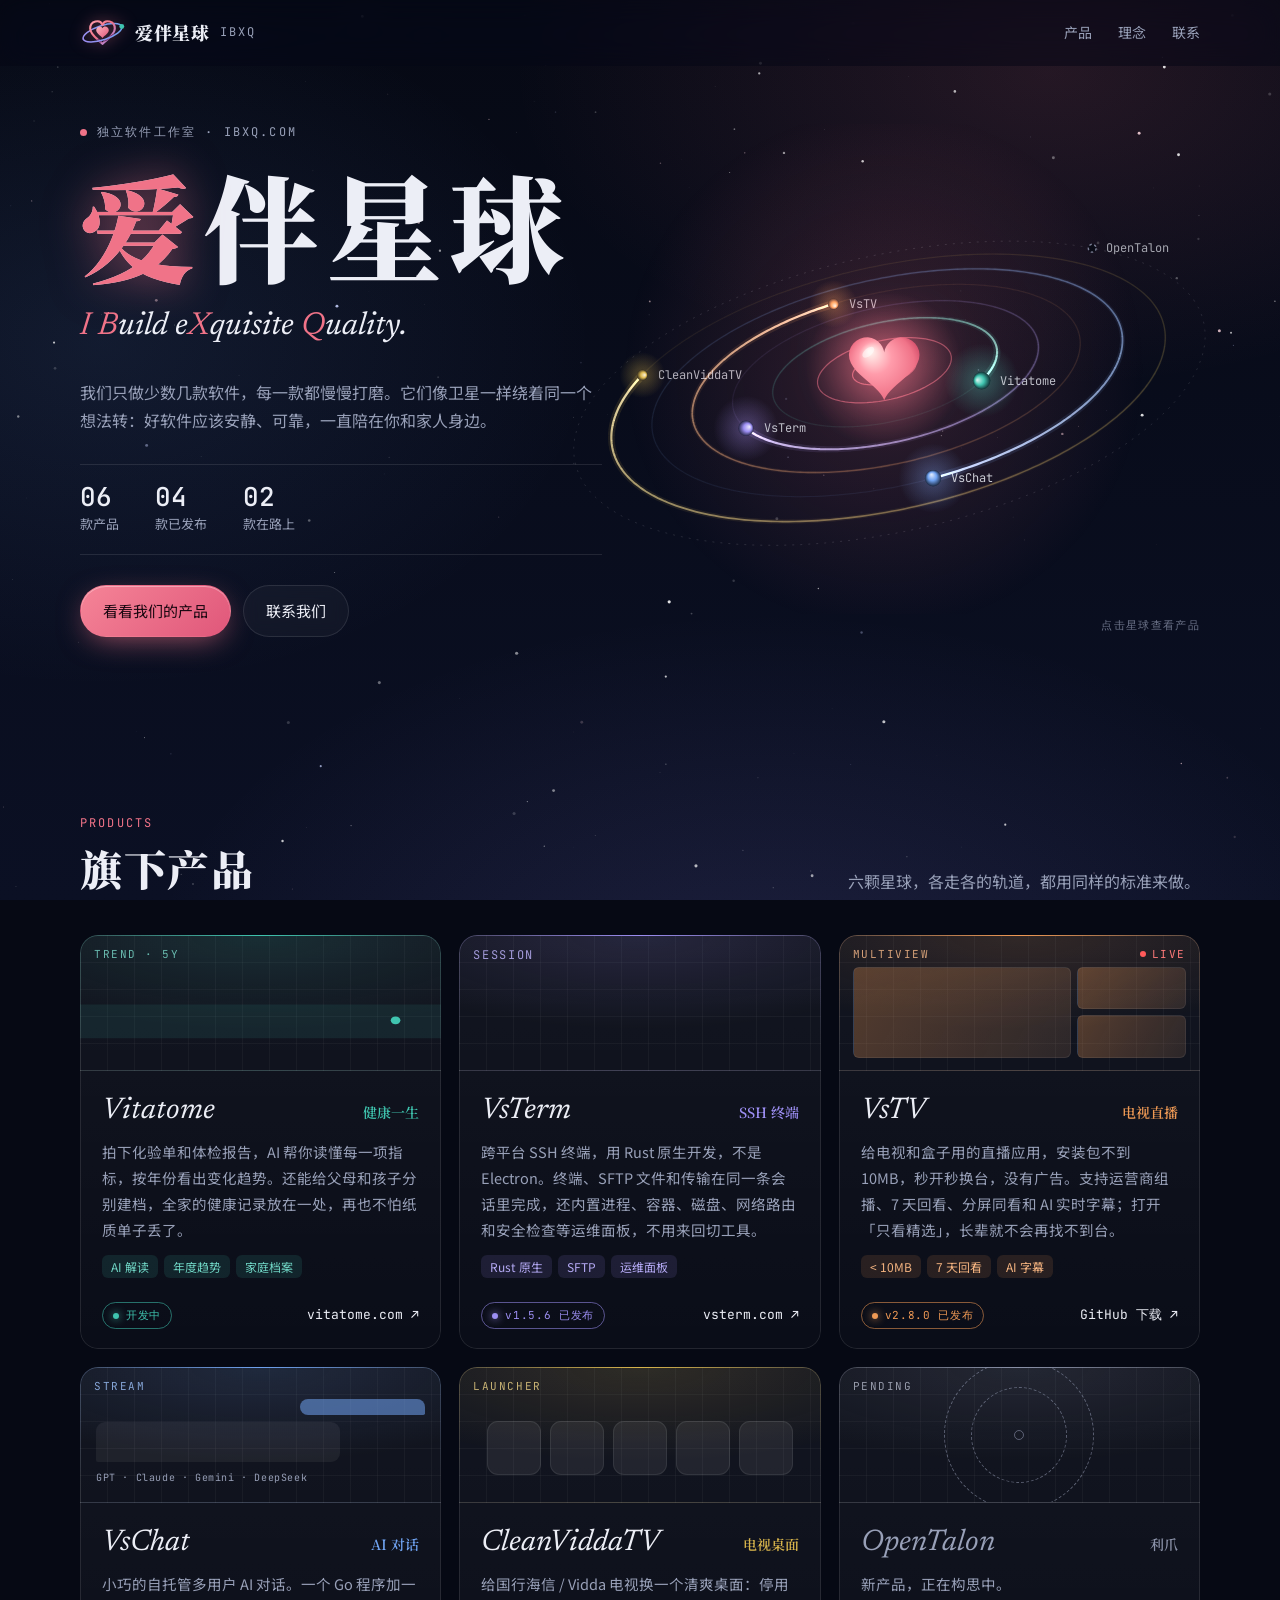
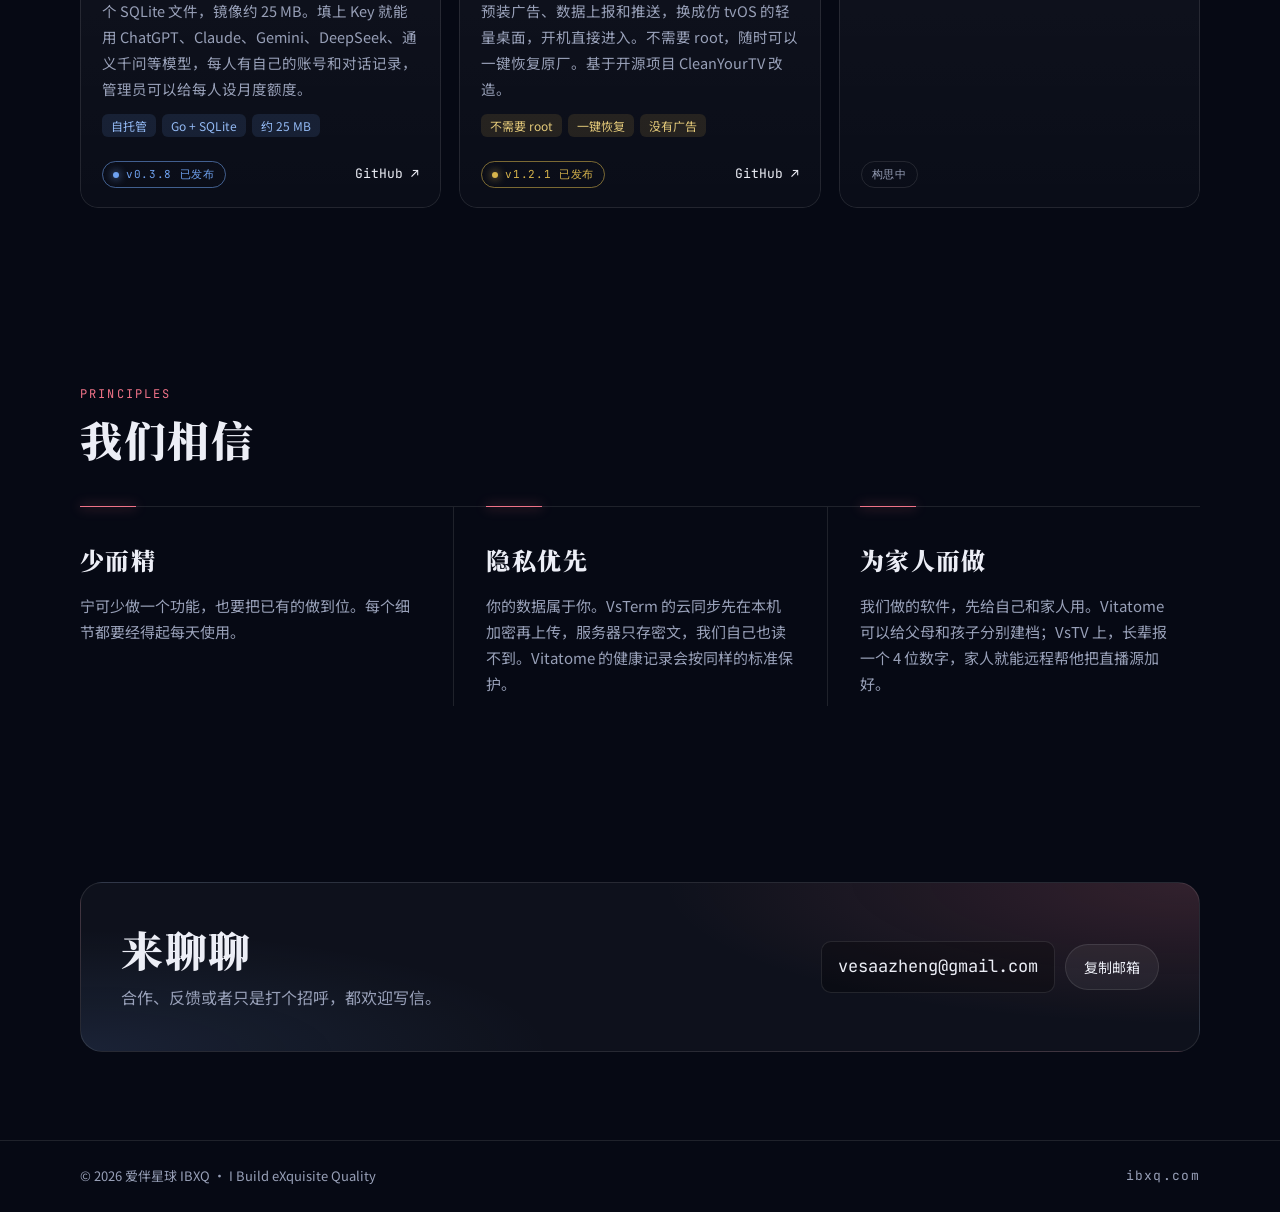
<file: index.html>
<!doctype html>
<html lang="zh-CN">
<head>
<meta charset="utf-8">
<meta name="viewport" content="width=device-width, initial-scale=1, viewport-fit=cover">
<title>爱伴星球 IBXQ</title>
<meta name="description" content="爱伴星球（IBXQ）是一个做精品软件的独立工作室。I Build eXquisite Quality。旗下产品：Vitatome 健康一生、VsTerm、VsTV、VsChat、CleanViddaTV。">
<meta name="theme-color" content="#060914">
<meta name="color-scheme" content="dark">
<link rel="canonical" href="https://ibxq.com/">
<link rel="icon" href="/favicon.ico" sizes="48x48">
<link rel="icon" href="/favicon.svg" type="image/svg+xml">
<link rel="icon" href="/favicon-32.png" sizes="32x32" type="image/png">
<link rel="apple-touch-icon" href="/apple-touch-icon.png">
<meta property="og:type" content="website">
<meta property="og:site_name" content="爱伴星球 IBXQ">
<meta property="og:title" content="爱伴星球 IBXQ">
<meta property="og:description" content="I Build eXquisite Quality. 一个做精品软件的独立工作室。">
<meta property="og:url" content="https://ibxq.com/">
<meta property="og:image" content="https://ibxq.com/og.png">
<meta property="og:image:width" content="1200">
<meta property="og:image:height" content="630">
<meta name="twitter:card" content="summary_large_image">
<link rel="stylesheet" href="/fonts/fonts.css">
<style>
/* Layout: deep space. A fixed starfield sits behind everything; the hero is a live 3D orrery
   (brand = star, products = planets); each product is a glass instrument panel with its own readout. */
:root{
  color-scheme:dark;
  --bg:#060914;
  --bg2:#0B1024;
  --surface:rgba(255,255,255,.035);
  --surface2:rgba(255,255,255,.06);
  --ink:#ECEEF6;
  --muted:#98A0B8;
  --line:rgba(255,255,255,.10);
  --love:#F07388;
  --p-vita:#3FC4AF;
  --p-term:#9C8EF2;
  --p-tv:#F09A55;
  --p-chat:#6FA2F0;
  --p-clean:#D8B54C;
  --p-talon:#8A91A8;
  --display:"Noto Serif SC","Songti SC","STSong",serif;
  --latin:"Newsreader","Georgia",serif;
  --body:"Noto Sans SC","PingFang SC","Microsoft YaHei",system-ui,sans-serif;
  --mono:"JetBrains Mono",ui-monospace,"SFMono-Regular",Menlo,monospace;
}
*{box-sizing:border-box}
html{padding-top:env(safe-area-inset-top,0px);padding-bottom:env(safe-area-inset-bottom,0px);background:var(--bg);scroll-behavior:smooth}
body{margin:0;background:var(--bg);color:var(--ink);font-family:var(--body);font-size:16px;line-height:1.75;-webkit-font-smoothing:antialiased;overflow-x:clip}
img{max-width:100%}
[hidden]{display:none!important}
a{color:inherit}
:focus-visible{outline:2px solid var(--love);outline-offset:3px;border-radius:4px}
::selection{background:color-mix(in srgb,var(--love) 45%,transparent)}
.wrap{max-width:1160px;margin:0 auto;padding-left:max(20px,env(safe-area-inset-left,0px));padding-right:max(20px,env(safe-area-inset-right,0px))}
h1,h2,h3{text-wrap:balance;margin:0}
p{margin:0}

/* sky: nebula glow (CSS) + stars (canvas) */
.sky{position:fixed;inset:0;z-index:0;pointer-events:none;
  background:
    radial-gradient(60vw 50vh at 82% 8%,rgba(240,115,136,.13),transparent 70%),
    radial-gradient(55vw 55vh at 8% 38%,rgba(111,162,240,.10),transparent 70%),
    radial-gradient(70vw 60vh at 60% 110%,rgba(156,142,242,.12),transparent 70%),
    linear-gradient(180deg,var(--bg),var(--bg2))}
#stars{position:fixed;inset:0;width:100%;height:100%;z-index:0;pointer-events:none}
header,main,footer{position:relative;z-index:1}

/* header */
.top-bar{position:sticky;top:env(safe-area-inset-top,0px);z-index:20;backdrop-filter:blur(14px) saturate(1.4);-webkit-backdrop-filter:blur(14px) saturate(1.4);background:rgba(6,9,20,.55);border-bottom:1px solid transparent;transition:border-color .3s}
.top-bar.stuck{border-bottom-color:var(--line)}
.top{display:flex;align-items:center;justify-content:space-between;gap:16px;padding-block:16px}
.brand{display:flex;align-items:center;gap:10px;text-decoration:none}
.brand svg{flex:none;filter:drop-shadow(0 0 8px rgba(240,115,136,.45))}
.brand b{font-family:var(--display);font-weight:900;font-size:18px;letter-spacing:.04em}
.brand span{font-family:var(--mono);font-size:12px;color:var(--muted);letter-spacing:.18em}
.nav{display:flex;gap:26px;font-size:14px}
.nav a{text-decoration:none;color:var(--muted);position:relative;padding-block:4px;transition:color .2s}
.nav a::after{content:"";position:absolute;left:0;right:0;bottom:0;height:1px;background:var(--love);transform:scaleX(0);transform-origin:left;transition:transform .3s}
.nav a:hover{color:var(--ink)}
.nav a:hover::after{transform:scaleX(1)}

/* hero */
.hero{display:grid;grid-template-columns:minmax(0,1fr) minmax(0,1.1fr);gap:24px;align-items:center;padding-block:56px 88px}
.hero-text{position:relative;z-index:2}
.eyebrow{font-family:var(--mono);font-size:12px;letter-spacing:.18em;text-transform:uppercase;color:var(--muted);display:flex;align-items:center;gap:10px}
.eyebrow::before{content:"";width:7px;height:7px;border-radius:50%;background:var(--love);box-shadow:0 0 0 0 rgba(240,115,136,.6);animation:ping 2.4s ease-out infinite}
@keyframes ping{70%,100%{box-shadow:0 0 0 10px rgba(240,115,136,0)}}
.wordmark{font-family:var(--display);font-weight:900;font-size:clamp(60px,9.4vw,116px);line-height:1.08;letter-spacing:.06em;margin-top:18px;
  background:linear-gradient(105deg,var(--ink) 0%,var(--ink) 38%,#FFD9E0 48%,#fff 50%,#C9D4FF 52%,var(--ink) 62%,var(--ink) 100%);background-size:260% 100%;background-position:120% 0;
  -webkit-background-clip:text;background-clip:text;-webkit-text-fill-color:transparent;color:transparent;animation:sheen 7s ease-in-out 1s infinite}
.wordmark .ai{-webkit-text-fill-color:var(--love);color:var(--love);text-shadow:0 0 42px rgba(240,115,136,.55)}
@keyframes sheen{0%{background-position:120% 0}45%,100%{background-position:-40% 0}}
.slogan{font-family:var(--latin);font-style:italic;font-size:clamp(23px,2.7vw,32px);margin-top:12px;color:var(--ink)}
.slogan b{font-weight:400;color:var(--love)}
.lead{margin-top:24px;color:var(--muted);max-width:32em}
.readout{display:flex;flex-wrap:wrap;gap:12px 36px;margin-top:30px;padding-block:18px;border-block:1px solid var(--line)}
.readout div{display:grid;gap:2px}
.readout b{font-family:var(--mono);font-weight:500;font-size:26px;line-height:1.1;font-variant-numeric:tabular-nums}
.readout span{font-size:13px;color:var(--muted)}
.cta{display:flex;flex-wrap:wrap;gap:12px;margin-top:30px}
.btn{display:inline-flex;align-items:center;gap:8px;padding:12px 22px;border-radius:999px;font-size:15px;text-decoration:none;border:1px solid var(--line);transition:transform .2s,box-shadow .3s,background .2s,border-color .2s}
.btn:hover{transform:translateY(-1px)}
.btn.solid{background:linear-gradient(135deg,#F58497,#E0577A);border-color:transparent;color:#1A0710;font-weight:500;box-shadow:0 8px 30px -8px rgba(240,115,136,.7),inset 0 1px 0 rgba(255,255,255,.35)}
.btn.solid:hover{box-shadow:0 12px 40px -6px rgba(240,115,136,.9),inset 0 1px 0 rgba(255,255,255,.35)}
.btn.ghost{background:var(--surface);backdrop-filter:blur(8px)}
.btn.ghost:hover{background:var(--surface2);border-color:rgba(255,255,255,.25)}

.orrery-col{position:relative;z-index:1}
.orrery-box{position:relative;width:122%;margin-left:-16%;aspect-ratio:1/0.7}
#orrery{width:100%;height:100%;display:block;touch-action:pan-y}
.orrery-cap{font-family:var(--mono);font-size:11px;color:var(--muted);letter-spacing:.12em;text-align:right;margin-top:2px;opacity:.7}

/* sections */
section{padding-block:88px}
.sec-head{display:flex;flex-wrap:wrap;align-items:end;justify-content:space-between;gap:12px 32px;margin-bottom:40px}
.sec-head .k{font-family:var(--mono);font-size:12px;letter-spacing:.18em;color:var(--love);display:block;margin-bottom:8px}
.sec-head h2,.contact h2{font-family:var(--display);font-weight:900;font-size:clamp(30px,3.6vw,42px);letter-spacing:.04em;line-height:1.25}
.sec-head p{color:var(--muted);max-width:30em}

/* products: glass panels with a cursor-following light */
.plist{list-style:none;margin:0;padding:0;display:grid;grid-template-columns:repeat(3,minmax(0,1fr));gap:18px}
.prod{position:relative;display:flex;flex-direction:column;border-radius:18px;background:linear-gradient(180deg,rgba(255,255,255,.055),rgba(255,255,255,.02));overflow:hidden;isolation:isolate;
  transition:transform .35s cubic-bezier(.2,.7,.2,1),box-shadow .35s;--mx:50%;--my:0%}
.prod::before{content:"";position:absolute;inset:0;border-radius:inherit;padding:1px;pointer-events:none;z-index:3;
  background:radial-gradient(340px circle at var(--mx) var(--my),var(--c),transparent 62%),linear-gradient(var(--line),var(--line));
  -webkit-mask:linear-gradient(#000 0 0) content-box,linear-gradient(#000 0 0);-webkit-mask-composite:xor;mask:linear-gradient(#000 0 0) content-box exclude,linear-gradient(#000 0 0)}
.prod::after{content:"";position:absolute;inset:0;pointer-events:none;z-index:-1;opacity:0;transition:opacity .35s;
  background:radial-gradient(420px circle at var(--mx) var(--my),color-mix(in srgb,var(--c) 16%,transparent),transparent 65%)}
.prod:hover,.prod.on{transform:translateY(-4px);box-shadow:0 24px 60px -30px var(--c)}
.prod:hover::after,.prod.on::after{opacity:1}
.prod .body{display:flex;flex-direction:column;gap:10px;padding:22px 22px 20px;flex:1}
.prod .name{display:flex;align-items:baseline;justify-content:space-between;gap:12px}
.prod h3{font-family:var(--latin);font-style:italic;font-weight:400;font-size:30px;line-height:1.2}
.prod .tag{font-family:var(--display);font-weight:600;font-size:14px;color:var(--c);white-space:nowrap}
.prod .desc{color:var(--muted);font-size:14.5px;line-height:1.8}
.specs{display:flex;flex-wrap:wrap;gap:6px;margin-top:2px}
.specs span{font-size:12px;padding:1px 9px;border-radius:6px;background:color-mix(in srgb,var(--c) 12%,transparent);color:color-mix(in srgb,var(--c) 75%,#fff)}
.prod .meta{display:flex;align-items:center;justify-content:space-between;gap:12px;margin-top:auto;padding-top:14px}
.chip{font-family:var(--mono);font-size:11px;letter-spacing:.06em;padding:3px 10px;border-radius:999px;border:1px solid var(--line);color:var(--muted);white-space:nowrap;display:inline-flex;align-items:center;gap:7px}
.chip.live{border-color:color-mix(in srgb,var(--c) 55%,transparent);color:var(--c)}
.chip.live::before{content:"";width:6px;height:6px;border-radius:50%;background:var(--c);box-shadow:0 0 8px var(--c)}
.prod .meta a{font-family:var(--mono);font-size:13px;text-decoration:none;color:var(--ink);white-space:nowrap;transition:color .2s}
.prod .meta a:hover{color:var(--c)}
.prod.soon h3{color:var(--muted)}

/* product readouts (decorative) */
.viz{position:relative;height:136px;border-bottom:1px solid var(--line);overflow:hidden;font-family:var(--mono);font-size:11px;color:var(--muted);
  background:
    linear-gradient(rgba(255,255,255,.035) 1px,transparent 1px) 0 0/100% 27px,
    linear-gradient(90deg,rgba(255,255,255,.035) 1px,transparent 1px) 0 0/27px 100%,
    radial-gradient(120% 100% at 50% 0%,color-mix(in srgb,var(--c) 14%,transparent),transparent 70%)}
.viz svg{position:absolute;inset:0;width:100%;height:100%}
.viz .lbl{position:absolute;left:14px;top:10px;letter-spacing:.14em;color:color-mix(in srgb,var(--c) 70%,#fff);opacity:.85}
/* Vitatome: a marker trending back into its reference range */
.v-vita .band{fill:var(--c);opacity:.10}
.v-vita .ln{fill:none;vector-effect:non-scaling-stroke;stroke:var(--c);stroke-width:2;stroke-linecap:round;stroke-linejoin:round;stroke-dasharray:420;stroke-dashoffset:420;animation:draw 7s ease-in-out infinite;filter:drop-shadow(0 0 6px var(--c))}
.v-vita .pt{fill:var(--c);animation:blip 7s infinite}
.v-vita text{fill:var(--muted);font:10px var(--mono)}
@keyframes draw{0%{stroke-dashoffset:420}45%,90%{stroke-dashoffset:0}100%{stroke-dashoffset:0;opacity:0}}
@keyframes blip{0%,40%{opacity:0;r:0}48%{opacity:1;r:7}56%,90%{opacity:1;r:4}100%{opacity:0}}
/* VsTerm: a session */
.v-term{padding:34px 16px 0;display:grid;align-content:start;gap:3px;font-size:12px;color:var(--ink)}
.v-term p{white-space:nowrap;overflow:hidden}
.v-term .a{width:0;animation:ty1 9s steps(17) infinite}
.v-term .b{color:var(--p-vita);opacity:0;animation:sh2 9s infinite}
.v-term .c{width:0;animation:ty3 9s steps(24) infinite}
.v-term .bar{height:4px;border-radius:2px;background:rgba(255,255,255,.08);margin-top:6px;opacity:0;animation:sh4 9s infinite}
.v-term .bar i{display:block;height:100%;width:0;border-radius:2px;background:var(--c);box-shadow:0 0 10px var(--c);animation:fill 9s ease-in-out infinite}
@keyframes ty1{0%{width:0}16%,100%{width:17ch}}
@keyframes sh2{0%,21%{opacity:0}23%,100%{opacity:1}}
@keyframes ty3{0%,30%{width:0}50%,100%{width:24ch}}
@keyframes sh4{0%,52%{opacity:0}54%,100%{opacity:1}}
@keyframes fill{0%,54%{width:0}88%,100%{width:100%}}
/* VsTV: split screen + live captions */
.v-tv{display:grid;grid-template-columns:2fr 1fr;grid-template-rows:1fr 1fr;gap:6px;padding:32px 14px 12px}
.v-tv i{border-radius:6px;background:linear-gradient(120deg,color-mix(in srgb,var(--c) 30%,transparent),rgba(255,255,255,.04),color-mix(in srgb,var(--p-chat) 26%,transparent));background-size:300% 300%;animation:pan 8s ease-in-out infinite alternate;position:relative;border:1px solid rgba(255,255,255,.07)}
.v-tv i:first-child{grid-row:span 2}
.v-tv i:nth-child(2){animation-delay:-3s}
.v-tv i:nth-child(3){animation-delay:-6s}
.v-tv i:first-child::before,.v-tv i:first-child::after{content:"";position:absolute;left:14%;bottom:20px;height:3px;border-radius:2px;background:rgba(255,255,255,.75);animation:cap 3.2s ease-in-out infinite}
.v-tv i:first-child::after{bottom:12px;animation-delay:-1.4s;opacity:.5}
.v-tv .live{position:absolute;right:14px;top:10px;color:#FF7A7A;letter-spacing:.14em;display:flex;align-items:center;gap:6px}
.v-tv .live::before{content:"";width:6px;height:6px;border-radius:50%;background:#FF5A5A;animation:blink 1.4s infinite}
@keyframes pan{to{background-position:100% 100%}}
@keyframes cap{0%{width:8%}60%,100%{width:66%}}
@keyframes blink{50%{opacity:.2}}
/* VsChat: a streaming reply */
.v-chat{padding:32px 16px 0;display:grid;align-content:start;gap:7px}
.v-chat .u{justify-self:end;width:38%;height:16px;border-radius:9px 9px 2px 9px;background:color-mix(in srgb,var(--c) 55%,transparent)}
.v-chat .r{display:grid;gap:5px;padding:9px 11px;border-radius:9px 9px 9px 2px;background:rgba(255,255,255,.06);width:74%}
.v-chat .r i{height:4px;border-radius:2px;background:rgba(255,255,255,.55);width:0;animation:stream 6s ease-out infinite}
.v-chat .r i:nth-child(2){animation-name:stream2}
.v-chat .r i:nth-child(3){animation-name:stream3}
.v-chat .m{letter-spacing:.06em;font-size:10px}
@keyframes stream{0%{width:0}22%,92%{width:100%}100%{width:100%;opacity:0}}
@keyframes stream2{0%,22%{width:0}46%,92%{width:86%}100%{width:86%;opacity:0}}
@keyframes stream3{0%,46%{width:0}64%,92%{width:52%}100%{width:52%;opacity:0}}
/* CleanViddaTV: a quiet launcher, focus moving along the row */
.v-clean{display:flex;align-items:center;justify-content:center;gap:9px;padding:26px 14px 0}
.v-clean i{flex:1;max-width:54px;aspect-ratio:1;border-radius:11px;background:rgba(255,255,255,.07);border:1px solid rgba(255,255,255,.08);animation:focus 6s infinite}
.v-clean i:nth-child(2){animation-delay:1.2s}.v-clean i:nth-child(3){animation-delay:2.4s}.v-clean i:nth-child(4){animation-delay:3.6s}.v-clean i:nth-child(5){animation-delay:4.8s}
@keyframes focus{0%,22%,100%{transform:none;background:rgba(255,255,255,.07);box-shadow:none}4%,16%{transform:scale(1.16);background:color-mix(in srgb,var(--c) 70%,#fff 8%);box-shadow:0 10px 26px -6px var(--c)}}
/* OpenTalon: not yet in orbit */
.v-talon{display:grid;place-items:center}
.v-talon b{position:absolute;border:1px dashed color-mix(in srgb,var(--c) 60%,transparent);border-radius:50%;width:150px;height:150px;animation:spin 40s linear infinite}
.v-talon b:nth-child(2){width:96px;height:96px;animation-duration:26s;animation-direction:reverse}
.v-talon b:nth-child(3){width:10px;height:10px;border-style:solid;animation:none}
@keyframes spin{to{transform:rotate(360deg)}}

/* beliefs */
.beliefs{display:grid;grid-template-columns:repeat(3,minmax(0,1fr));gap:0;border-top:1px solid var(--line)}
.belief{padding:32px 32px 8px 0;position:relative}
.belief+.belief{padding-left:32px;border-left:1px solid var(--line)}
.belief::before{content:"";position:absolute;top:-1px;left:0;width:56px;height:1px;background:var(--love);box-shadow:0 0 12px var(--love)}
.belief+.belief::before{left:32px}
.belief h3{font-family:var(--display);font-weight:900;font-size:24px;letter-spacing:.06em}
.belief p{color:var(--muted);margin-top:12px;font-size:15px}

/* contact + footer */
.contact{display:flex;flex-wrap:wrap;align-items:center;justify-content:space-between;gap:24px;padding:40px;border-radius:22px;border:1px solid var(--line);position:relative;overflow:hidden;
  background:radial-gradient(80% 140% at 100% 0%,rgba(240,115,136,.16),transparent 60%),radial-gradient(70% 120% at 0% 100%,rgba(111,162,240,.12),transparent 60%),var(--surface)}
.contact p{color:var(--muted);margin-top:8px}
.mail{display:flex;align-items:center;gap:10px;flex-wrap:wrap}
.mail code{font-family:var(--mono);font-size:17px;padding:10px 16px;border:1px solid var(--line);border-radius:10px;background:rgba(0,0,0,.25);user-select:all;overflow-wrap:anywhere}
.mail button{font:inherit;font-size:14px;padding:10px 18px;border-radius:999px;border:1px solid var(--line);background:var(--surface2);color:var(--ink);cursor:pointer;transition:background .2s,border-color .2s}
.mail button:hover{background:var(--love);border-color:var(--love);color:#1A0710}
footer{border-top:1px solid var(--line)}
footer .wrap{display:flex;flex-wrap:wrap;justify-content:space-between;gap:8px 24px;padding-block:24px;font-size:13px;color:var(--muted)}
footer .mono{font-family:var(--mono);letter-spacing:.1em}

/* scroll reveal (only when JS is running) */
.js .rv{opacity:0;transform:translateY(22px);transition:opacity .8s cubic-bezier(.2,.7,.2,1),transform .8s cubic-bezier(.2,.7,.2,1);transition-delay:var(--d,0s)}
.js .rv.in{opacity:1;transform:none}
.js .prod.rv.in{transition:transform .35s cubic-bezier(.2,.7,.2,1),box-shadow .35s,opacity .8s}

@media (max-width:1000px){.plist{grid-template-columns:repeat(2,minmax(0,1fr))}}
@media (max-width:860px){
  .hero{grid-template-columns:1fr;padding-block:28px 56px;gap:8px}
  .orrery-box{width:100%;max-width:560px;margin:0 auto}
  .orrery-cap{text-align:center}
  .beliefs{grid-template-columns:1fr}
  .belief,.belief+.belief{padding:28px 0 8px;border-left:0}
  .belief+.belief{border-top:1px solid var(--line)}
  .belief+.belief::before{left:0}
  section{padding-block:64px}
}
@media (max-width:640px){
  .plist{grid-template-columns:1fr}
  .nav{gap:16px}
  .contact{padding:28px 20px}
  .readout{gap:12px 28px}
}
@media (prefers-reduced-motion:reduce){
  *,*::before,*::after{animation:none!important;transition:none!important}
  html{scroll-behavior:auto}
  .js .rv{opacity:1;transform:none}
  .wordmark{background-position:50% 0}
  .v-vita .ln{stroke-dashoffset:0}.v-vita .pt{r:4}
  .v-term .a,.v-term .c{width:auto}.v-term .b,.v-term .bar{opacity:1}.v-term .bar i{width:100%}
  .v-chat .r i{width:80%}
}
</style>
</head>
<body>
<div class="sky" aria-hidden="true"></div>
<canvas id="stars" aria-hidden="true"></canvas>

<header class="top-bar">
  <div class="wrap top">
    <a class="brand" href="#top" aria-label="爱伴星球 首页">
      <svg width="45" height="30" viewBox="0 20 120 80" aria-hidden="true"><defs><linearGradient id="lgh" x1="0" y1="0" x2="1" y2="1"><stop offset="0" stop-color="#FF9CAB"/><stop offset=".45" stop-color="#F07388"/><stop offset="1" stop-color="#9C8EF2"/></linearGradient><linearGradient id="lgs" x1="0" y1="0" x2="1" y2="1"><stop offset="0" stop-color="#FFB3BE"/><stop offset="1" stop-color="#E0577A"/></linearGradient><linearGradient id="lgr" x1="0" x2="1"><stop offset="0" stop-color="#9C8EF2"/><stop offset="1" stop-color="#6FA2F0"/></linearGradient><mask id="lgm" maskUnits="userSpaceOnUse" x="0" y="0" width="120" height="120"><path d="M0 -10C-8 -30 -40 -22 -40 2C-40 24 -14 36 0 52C14 36 40 24 40 2C40 -22 8 -30 0 -10Z" transform="translate(60 49) scale(.82)" fill="none" stroke="#fff" stroke-width="7" stroke-linejoin="round"/></mask></defs><path d="M6 62A54 19 0 0 1 114 62" transform="rotate(-18 60 62)" stroke="url(#lgr)" stroke-width="4" fill="none" stroke-linecap="round"/><path d="M0 -10C-8 -30 -40 -22 -40 2C-40 24 -14 36 0 52C14 36 40 24 40 2C40 -22 8 -30 0 -10Z" transform="translate(60 49) scale(.82)" fill="none" stroke="url(#lgh)" stroke-width="7" stroke-linejoin="round"/><path d="M0 -10C-8 -30 -40 -22 -40 2C-40 24 -14 36 0 52C14 36 40 24 40 2C40 -22 8 -30 0 -10Z" transform="translate(60 54) scale(.42)" fill="url(#lgs)"/><g mask="url(#lgm)"><path d="M6 62A54 19 0 0 0 114 62" transform="rotate(-18 60 62)" stroke="#7A3572" stroke-width="10" fill="none"/></g><path d="M6 62A54 19 0 0 0 114 62" transform="rotate(-18 60 62)" stroke="url(#lgr)" stroke-width="4" fill="none" stroke-linecap="round"/><circle cx="111.4" cy="45.3" r="6.5" fill="#3FC4AF"/></svg>
      <b>爱伴星球</b><span>IBXQ</span>
    </a>
    <nav class="nav">
      <a href="#products">产品</a>
      <a href="#beliefs">理念</a>
      <a href="#contact">联系</a>
    </nav>
  </div>
</header>

<main id="top">
  <div class="wrap hero">
    <div class="hero-text">
      <p class="eyebrow">独立软件工作室 · ibxq.com</p>
      <h1 class="wordmark"><span class="ai">爱</span>伴星球</h1>
      <p class="slogan"><b>I</b> <b>B</b>uild e<b>X</b>quisite <b>Q</b>uality.</p>
      <p class="lead">我们只做少数几款软件，每一款都慢慢打磨。它们像卫星一样绕着同一个想法转：好软件应该安静、可靠，一直陪在你和家人身边。</p>
      <div class="readout">
        <div><b>06</b><span>款产品</span></div>
        <div><b>04</b><span>款已发布</span></div>
        <div><b>02</b><span>款在路上</span></div>
      </div>
      <div class="cta">
        <a class="btn solid" href="#products">看看我们的产品</a>
        <a class="btn ghost" href="#contact">联系我们</a>
      </div>
    </div>

    <div class="orrery-col">
      <div class="orrery-box"><canvas id="orrery" role="img" aria-label="轨道图：Vitatome、VsTerm、VsTV、VsChat、CleanViddaTV、OpenTalon 六个产品绕着爱伴星球运行"></canvas></div>
      <p class="orrery-cap">点击星球查看产品</p>
    </div>
  </div>

  <section id="products">
    <div class="wrap">
      <div class="sec-head rv">
        <div><span class="k">PRODUCTS</span><h2>旗下产品</h2></div>
        <p>六颗星球，各走各的轨道，都用同样的标准来做。</p>
      </div>
      <ul class="plist">
        <li class="prod rv" data-id="vita" style="--c:var(--p-vita);--d:0s">
          <div class="viz v-vita" aria-hidden="true"><svg viewBox="0 0 300 136" preserveAspectRatio="none"><rect class="band" x="0" y="70" width="300" height="34"/><path class="ln" d="M14 44 L62 36 L110 52 L158 48 L206 72 L262 86"/><circle class="pt" cx="262" cy="86" r="4"/></svg><span class="lbl">TREND · 5Y</span></div>
          <div class="body">
            <div class="name"><h3>Vitatome</h3><p class="tag">健康一生</p></div>
            <p class="desc">拍下化验单和体检报告，AI 帮你读懂每一项指标，按年份看出变化趋势。还能给父母和孩子分别建档，全家的健康记录放在一处，再也不怕纸质单子丢了。</p>
            <div class="specs"><span>AI 解读</span><span>年度趋势</span><span>家庭档案</span></div>
            <div class="meta"><span class="chip live">开发中</span><a href="https://vitatome.com" target="_blank" rel="noopener">vitatome.com ↗</a></div>
          </div>
        </li>
        <li class="prod rv" data-id="term" style="--c:var(--p-term);--d:0.08s">
          <div class="viz v-term" aria-hidden="true"><span class="lbl">SESSION</span><p class="a">$ ssh ops@prod-01</p><p class="b">● connected</p><p class="c">$ sftp put release.tar.gz</p><p class="bar"><i></i></p></div>
          <div class="body">
            <div class="name"><h3>VsTerm</h3><p class="tag">SSH 终端</p></div>
            <p class="desc">跨平台 SSH 终端，用 Rust 原生开发，不是 Electron。终端、SFTP 文件和传输在同一条会话里完成，还内置进程、容器、磁盘、网络路由和安全检查等运维面板，不用来回切工具。</p>
            <div class="specs"><span>Rust 原生</span><span>SFTP</span><span>运维面板</span></div>
            <div class="meta"><span class="chip live" data-repo="vsterm">v1.5.6 已发布</span><a href="https://www.vsterm.com" target="_blank" rel="noopener">vsterm.com ↗</a></div>
          </div>
        </li>
        <li class="prod rv" data-id="tv" style="--c:var(--p-tv);--d:0.16s">
          <div class="viz v-tv" aria-hidden="true"><i></i><i></i><i></i><span class="lbl">MULTIVIEW</span><span class="live">LIVE</span></div>
          <div class="body">
            <div class="name"><h3>VsTV</h3><p class="tag">电视直播</p></div>
            <p class="desc">给电视和盒子用的直播应用，安装包不到 10MB，秒开秒换台，没有广告。支持运营商组播、7 天回看、分屏同看和 AI 实时字幕；打开「只看精选」，长辈就不会再找不到台。</p>
            <div class="specs"><span>&lt; 10MB</span><span>7 天回看</span><span>AI 字幕</span></div>
            <div class="meta"><span class="chip live" data-repo="vstv">v2.8.0 已发布</span><a href="https://github.com/vesaaa/vstv/releases" target="_blank" rel="noopener">GitHub 下载 ↗</a></div>
          </div>
        </li>
        <li class="prod rv" data-id="chat" style="--c:var(--p-chat);--d:0s">
          <div class="viz v-chat" aria-hidden="true"><span class="lbl">STREAM</span><span class="u"></span><span class="r"><i></i><i></i><i></i></span><span class="m">GPT · Claude · Gemini · DeepSeek</span></div>
          <div class="body">
            <div class="name"><h3>VsChat</h3><p class="tag">AI 对话</p></div>
            <p class="desc">小巧的自托管多用户 AI 对话。一个 Go 程序加一个 SQLite 文件，镜像约 25 MB。填上 Key 就能用 ChatGPT、Claude、Gemini、DeepSeek、通义千问等模型，每人有自己的账号和对话记录，管理员可以给每人设月度额度。</p>
            <div class="specs"><span>自托管</span><span>Go + SQLite</span><span>约 25 MB</span></div>
            <div class="meta"><span class="chip live" data-repo="vschat">v0.3.8 已发布</span><a href="https://github.com/vesaaa/vschat" target="_blank" rel="noopener">GitHub ↗</a></div>
          </div>
        </li>
        <li class="prod rv" data-id="clean" style="--c:var(--p-clean);--d:0.08s">
          <div class="viz v-clean" aria-hidden="true"><span class="lbl">LAUNCHER</span><i></i><i></i><i></i><i></i><i></i></div>
          <div class="body">
            <div class="name"><h3>CleanViddaTV</h3><p class="tag">电视桌面</p></div>
            <p class="desc">给国行海信 / Vidda 电视换一个清爽桌面：停用预装广告、数据上报和推送，换成仿 tvOS 的轻量桌面，开机直接进入。不需要 root，随时可以一键恢复原厂。基于开源项目 CleanYourTV 改造。</p>
            <div class="specs"><span>不需要 root</span><span>一键恢复</span><span>没有广告</span></div>
            <div class="meta"><span class="chip live" data-repo="cleanviddatv">v1.2.1 已发布</span><a href="https://github.com/vesaaa/cleanviddatv" target="_blank" rel="noopener">GitHub ↗</a></div>
          </div>
        </li>
        <li class="prod rv soon" data-id="talon" style="--c:var(--p-talon);--d:0.16s">
          <div class="viz v-talon" aria-hidden="true"><b></b><b></b><b></b><span class="lbl">PENDING</span></div>
          <div class="body">
            <div class="name"><h3>OpenTalon</h3><p class="tag">利爪</p></div>
            <p class="desc">新产品，正在构思中。</p>
            <div class="specs"></div>
            <div class="meta"><span class="chip">构思中</span></div>
          </div>
        </li>
      </ul>
    </div>
  </section>

  <section id="beliefs">
    <div class="wrap">
      <div class="sec-head rv"><div><span class="k">PRINCIPLES</span><h2>我们相信</h2></div></div>
      <div class="beliefs">
        <div class="belief rv"><h3>少而精</h3><p>宁可少做一个功能，也要把已有的做到位。每个细节都要经得起每天使用。</p></div>
        <div class="belief rv" style="--d:.1s"><h3>隐私优先</h3><p>你的数据属于你。VsTerm 的云同步先在本机加密再上传，服务器只存密文，我们自己也读不到。Vitatome 的健康记录会按同样的标准保护。</p></div>
        <div class="belief rv" style="--d:.2s"><h3>为家人而做</h3><p>我们做的软件，先给自己和家人用。Vitatome 可以给父母和孩子分别建档；VsTV 上，长辈报一个 4 位数字，家人就能远程帮他把直播源加好。</p></div>
      </div>
    </div>
  </section>

  <section id="contact">
    <div class="wrap">
      <div class="contact rv">
        <div>
          <h2>来聊聊</h2>
          <p>合作、反馈或者只是打个招呼，都欢迎写信。</p>
        </div>
        <div class="mail">
          <code id="mail">vesaazheng@gmail.com</code>
          <button type="button" id="copy">复制邮箱</button>
        </div>
      </div>
    </div>
  </section>
</main>

<footer>
  <div class="wrap">
    <span>© 2026 爱伴星球 IBXQ · I Build eXquisite Quality</span>
    <span class="mono">ibxq.com</span>
  </div>
</footer>

<script>
(() => {
  document.documentElement.classList.add('js');
  const reduce = matchMedia('(prefers-reduced-motion: reduce)');
  const css = getComputedStyle(document.documentElement);
  const rgb = v => { const h = css.getPropertyValue(v).trim().slice(1); return [0, 2, 4].map(i => parseInt(h.slice(i, i + 2), 16)); };
  const rgba = (c, a) => 'rgba(' + c[0] + ',' + c[1] + ',' + c[2] + ',' + a + ')';
  const mix = (c, d, k) => c.map((v, i) => Math.round(v + (d[i] - v) * k));
  const WHITE = [255, 255, 255], BG = rgb('--bg'), INK = rgb('--ink'), LOVE = rgb('--love');
  const DPR = Math.min(2, window.devicePixelRatio || 1);

  // ---------- starfield: fixed behind the page, drifts with scroll, an occasional meteor ----------
  const sky = document.getElementById('stars'), sx = sky.getContext('2d');
  let SW = 0, SH = 0, stars = [], meteor = null, nextMeteor = 3500;
  function skySize(){
    SW = innerWidth; SH = innerHeight;
    sky.width = Math.round(SW * DPR); sky.height = Math.round(SH * DPR);
    sx.setTransform(DPR, 0, 0, DPR, 0, 0);
    const n = Math.min(320, Math.round(SW * SH / 6500));
    const tints = [WHITE, WHITE, WHITE, [201, 212, 255], [255, 217, 224]];
    stars = Array.from({ length: n }, () => {
      const z = Math.random();
      return { x: Math.random(), y: Math.random(), z, r: 0.35 + z * z * 1.25, a: 0.25 + z * 0.65, sp: 0.0006 + Math.random() * 0.0018, ph: Math.random() * 6.28, c: tints[Math.floor(Math.random() * tints.length)] };
    });
  }
  function drawSky(now){
    sx.clearRect(0, 0, SW, SH);
    const sc = scrollY;
    for (const s of stars){
      let y = (s.y * SH - sc * (0.04 + s.z * 0.16)) % SH; if (y < 0) y += SH;
      const a = s.a * (reduce.matches ? 0.85 : 0.6 + 0.4 * Math.sin(now * s.sp + s.ph));
      sx.fillStyle = rgba(s.c, a);
      sx.beginPath(); sx.arc(s.x * SW, y, s.r, 0, 6.2832); sx.fill();
    }
    if (reduce.matches) return;
    if (!meteor && now > nextMeteor){
      meteor = { x: SW * (0.25 + Math.random() * 0.7), y: SH * Math.random() * 0.35, t0: now, len: 140 + Math.random() * 120 };
      nextMeteor = now + 5000 + Math.random() * 7000;
    }
    if (meteor){
      const k = (now - meteor.t0) / 900;
      if (k >= 1) meteor = null;
      else {
        const hx = meteor.x - k * 420, hy = meteor.y + k * 190, tx = hx + meteor.len * 0.91, ty = hy - meteor.len * 0.41;
        const g = sx.createLinearGradient(hx, hy, tx, ty), a = Math.sin(k * Math.PI);
        g.addColorStop(0, rgba(WHITE, 0.9 * a)); g.addColorStop(1, rgba(WHITE, 0));
        sx.strokeStyle = g; sx.lineWidth = 1.4; sx.lineCap = 'round';
        sx.beginPath(); sx.moveTo(hx, hy); sx.lineTo(tx, ty); sx.stroke();
      }
    }
  }

  // ---------- orrery: a heart for a star; each orbit glows brightest at its planet and fades over one lap ----------
  const cv = document.getElementById('orrery'), ctx = cv.getContext('2d'), TAU = Math.PI * 2;
  const planets = [
    { id:'vita',  name:'Vitatome',     r:0.36, speed:0.00013, a:0.5, size:9,   c:rgb('--p-vita')  },
    { id:'term',  name:'VsTerm',       r:0.49, speed:0.00010, a:2.6, size:8,   c:rgb('--p-term')  },
    { id:'tv',    name:'VsTV',         r:0.62, speed:0.00008, a:4.4, size:8,   c:rgb('--p-tv')    },
    { id:'chat',  name:'VsChat',       r:0.75, speed:0.00006, a:1.4, size:7,   c:rgb('--p-chat')  },
    { id:'clean', name:'CleanViddaTV', r:0.88, speed:0.00005, a:3.5, size:7,   c:rgb('--p-clean') },
    { id:'talon', name:'OpenTalon',    r:1.00, speed:0.00004, a:5.6, size:5.5, c:rgb('--p-talon'), hollow:true },
  ];
  const PITCH = 1.12, ROLL = -0.22, cp = Math.cos(PITCH), sp = Math.sin(PITCH), cr = Math.cos(ROLL), sr = Math.sin(ROLL);
  let W = 0, H = 0, R = 0, cx = 0, cy = 0, active = null, visible = true;
  // the heart rests, and every few seconds beats once (lub-dub) and sends two ripples out along the plane
  let beatAt = -1e9, nextBeat = 1800; const ripples = [], RIPPLE = 6500;

  function resize(){
    const b = cv.getBoundingClientRect();
    W = b.width; H = b.height;
    cv.width = Math.round(W * DPR); cv.height = Math.round(H * DPR);
    ctx.setTransform(DPR, 0, 0, DPR, 0, 0);
    cx = W / 2; cy = H / 2;
    R = Math.min((W / 2 - 14) / 1.06, (H / 2 - 14) / (cp + 0.2));
  }
  function proj(r, a){
    const x = r * Math.cos(a), z = r * Math.sin(a);
    const y1 = z * cp, d = z * sp, k = 1 + d / (R * 5);
    return { x: cx + (x * cr - y1 * sr) * k, y: cy + (x * sr + y1 * cr) * k, d: d / R, k };
  }
  function orbitPath(r, a0, a1, n){
    ctx.beginPath();
    for (let i = 0; i <= n; i++){ const q = proj(r, a0 + (a1 - a0) * i / n); i ? ctx.lineTo(q.x, q.y) : ctx.moveTo(q.x, q.y); }
  }
  function drawRing(p, on){
    const n = 160, r = R * p.r;
    ctx.globalCompositeOperation = 'lighter'; ctx.lineCap = 'butt';
    for (let i = 0; i < n; i++){
      const e = Math.pow(1 - i / n, 2.6);                    // 1 just behind the planet, 0 after a full lap
      orbitPath(r, p.a - TAU * i / n, p.a - TAU * (i + 1) / n, 2);
      ctx.strokeStyle = rgba(p.c, 0.10 * e + 0.03); ctx.lineWidth = 7 * e + 1; ctx.stroke();
      ctx.strokeStyle = rgba(mix(p.c, WHITE, 0.6 * e), (on ? 1 : 0.85) * e + (on ? 0.25 : 0.05)); ctx.lineWidth = 1 + 1.4 * e; ctx.stroke();
    }
    ctx.globalCompositeOperation = 'source-over';
  }
  function drawPlanet(p){
    const q = p.q, on = active === p.id;
    const s = p.size * q.k * (0.9 + 0.2 * q.d) * (on ? 1.35 : 1);
    if (p.hollow){
      ctx.setLineDash([2.5, 2.5]); ctx.strokeStyle = rgba(p.c, on ? 1 : 0.85); ctx.lineWidth = 1.4;
      ctx.fillStyle = rgba(BG, 0.9);
      ctx.beginPath(); ctx.arc(q.x, q.y, s, 0, TAU); ctx.fill(); ctx.stroke(); ctx.setLineDash([]);
    } else {
      ctx.globalCompositeOperation = 'lighter';
      let g = ctx.createRadialGradient(q.x, q.y, 0, q.x, q.y, s * (on ? 6 : 4.2));
      g.addColorStop(0, rgba(p.c, on ? 0.55 : 0.36)); g.addColorStop(1, rgba(p.c, 0));
      ctx.fillStyle = g; ctx.beginPath(); ctx.arc(q.x, q.y, s * 6, 0, TAU); ctx.fill();
      ctx.globalCompositeOperation = 'source-over';
      // sphere, lit from the heart
      const dx = cx - q.x, dy = cy - q.y, L = Math.hypot(dx, dy) || 1;
      g = ctx.createRadialGradient(q.x + dx / L * s * 0.5, q.y + dy / L * s * 0.5, s * 0.05, q.x, q.y, s);
      g.addColorStop(0, rgba(mix(p.c, WHITE, 0.75), 1)); g.addColorStop(0.5, rgba(p.c, 1)); g.addColorStop(1, rgba(mix(p.c, BG, 0.8), 1));
      ctx.fillStyle = g; ctx.beginPath(); ctx.arc(q.x, q.y, s, 0, TAU); ctx.fill();
    }
    ctx.font = (on ? '500 ' : '400 ') + '12px "JetBrains Mono", ui-monospace, monospace';
    ctx.fillStyle = on ? rgba(mix(p.c, WHITE, 0.4), 1) : rgba(INK, 0.6 + 0.3 * (q.d + 1) / 2);
    const right = q.x < W - 120;
    ctx.textAlign = right ? 'left' : 'right';
    ctx.fillText(p.name, q.x + (right ? s + 10 : -s - 10), q.y + 4);
  }
  function heartPath(s){
    ctx.beginPath();
    for (let i = 0; i <= 64; i++){
      const t = i / 64 * TAU, x = 16 * Math.pow(Math.sin(t), 3), y = -(13 * Math.cos(t) - 5 * Math.cos(2 * t) - 2 * Math.cos(3 * t) - Math.cos(4 * t)) - 2.5;
      i ? ctx.lineTo(x * s / 16, y * s / 16) : ctx.moveTo(x * s / 16, y * s / 16);
    }
    ctx.closePath();
  }
  function drawHeart(now){
    const x = (now - beatAt) / 1000;
    const b = reduce.matches ? 0 : Math.exp(-Math.pow((x - 0.16) / 0.10, 2)) + 0.6 * Math.exp(-Math.pow((x - 0.56) / 0.13, 2));
    const s = Math.max(17, R * 0.105) * (1 + 0.10 * b);
    ctx.globalCompositeOperation = 'lighter';
    let g = ctx.createRadialGradient(cx, cy, 0, cx, cy, s * (6.5 + b * 1.5));
    g.addColorStop(0, rgba(LOVE, 0.42 + 0.2 * b)); g.addColorStop(0.3, rgba(LOVE, 0.13)); g.addColorStop(1, rgba(LOVE, 0));
    ctx.fillStyle = g; ctx.beginPath(); ctx.arc(cx, cy, s * 8, 0, TAU); ctx.fill();
    ctx.globalCompositeOperation = 'source-over';
    ctx.save(); ctx.translate(cx, cy);
    ctx.shadowColor = rgba(LOVE, 0.9); ctx.shadowBlur = s * (0.9 + b);
    g = ctx.createRadialGradient(-s * 0.4, -s * 0.5, s * 0.05, 0, 0, s * 1.25);
    g.addColorStop(0, '#FFF1EC'); g.addColorStop(0.35, '#FF9CAB'); g.addColorStop(0.75, rgba(LOVE, 1)); g.addColorStop(1, '#C8405F');
    heartPath(s); ctx.fillStyle = g; ctx.fill(); ctx.shadowBlur = 0;
    ctx.globalAlpha = 0.5; ctx.fillStyle = '#fff';
    ctx.beginPath(); ctx.ellipse(-s * 0.45, -s * 0.48, s * 0.2, s * 0.11, -0.7, 0, TAU); ctx.fill();
    ctx.restore();
  }
  let last = 0;
  function drawOrrery(now){
    const dt = Math.min(50, now - last); last = now;
    ctx.clearRect(0, 0, W, H);
    if (!reduce.matches){
      if (now > nextBeat){ beatAt = now; ripples.push(now + 160, now + 560); nextBeat = now + 5500 + Math.random() * 3500; }
      while (ripples.length && now - ripples[0] > RIPPLE) ripples.shift();
      for (const t0 of ripples){
        const f = (now - t0) / RIPPLE; if (f < 0) continue;
        orbitPath(R * (0.1 + (1 - Math.pow(1 - f, 2)) * 0.95), 0, TAU, 72);
        ctx.strokeStyle = rgba(LOVE, 0.5 * Math.pow(1 - f, 2)); ctx.lineWidth = 1.2; ctx.stroke();
      }
    }
    for (const p of planets){
      if (!reduce.matches) p.a += dt * p.speed;
      p.q = proj(R * p.r, p.a);
      if (p.hollow){
        orbitPath(R * p.r, 0, TAU, 96);
        ctx.strokeStyle = rgba(INK, active === p.id ? 0.4 : 0.12); ctx.lineWidth = 1; ctx.setLineDash([2, 6]); ctx.stroke(); ctx.setLineDash([]);
      } else drawRing(p, active === p.id);
    }
    const order = planets.slice().sort((a, b) => a.q.d - b.q.d);
    order.filter(p => p.q.d < 0).forEach(drawPlanet);
    drawHeart(now);
    order.filter(p => p.q.d >= 0).forEach(drawPlanet);
  }

  function frame(now){
    drawSky(now);
    if (visible) drawOrrery(now);
    if (!reduce.matches) requestAnimationFrame(frame);
  }
  const still = () => { if (reduce.matches) requestAnimationFrame(frame); };
  skySize(); resize();
  requestAnimationFrame(frame);
  addEventListener('resize', () => { skySize(); still(); });
  addEventListener('scroll', still, { passive: true });
  new ResizeObserver(() => { resize(); still(); }).observe(cv);
  new IntersectionObserver(es => { visible = es[0].isIntersecting; }).observe(cv);
  reduce.addEventListener('change', () => requestAnimationFrame(frame));

  // product cards <-> planets
  const rows = document.querySelectorAll('.prod');
  const setActive = id => { active = id; rows.forEach(r => r.classList.toggle('on', r.dataset.id === id)); still(); };
  rows.forEach(row => {
    row.addEventListener('pointerenter', () => setActive(row.dataset.id));
    row.addEventListener('pointerleave', () => setActive(null));
    row.addEventListener('pointermove', e => {
      const b = row.getBoundingClientRect();
      row.style.setProperty('--mx', (e.clientX - b.left) + 'px');
      row.style.setProperty('--my', (e.clientY - b.top) + 'px');
    });
  });
  const hitTest = e => {
    const b = cv.getBoundingClientRect(), mx = e.clientX - b.left, my = e.clientY - b.top;
    let hit = null;
    for (const p of planets) if (p.q && Math.hypot(p.q.x - mx, p.q.y - my) < 24) hit = p.id;
    return hit;
  };
  cv.addEventListener('pointermove', e => { const hit = hitTest(e); if (hit !== active) setActive(hit); cv.style.cursor = hit ? 'pointer' : 'default'; });
  cv.addEventListener('pointerleave', () => setActive(null));
  cv.addEventListener('click', e => {
    const hit = hitTest(e);
    if (hit) document.querySelector('.prod[data-id="' + hit + '"]').scrollIntoView({ behavior: reduce.matches ? 'auto' : 'smooth', block: 'center' });
  });

  // header hairline once the page scrolls; sections ease in as they arrive
  const bar = document.querySelector('.top-bar');
  const onScroll = () => bar.classList.toggle('stuck', scrollY > 8);
  addEventListener('scroll', onScroll, { passive: true }); onScroll();
  const io = new IntersectionObserver(es => es.forEach(e => { if (e.isIntersecting) { e.target.classList.add('in'); io.unobserve(e.target); } }), { rootMargin: '0px 0px -8% 0px' });
  document.querySelectorAll('.rv').forEach(el => io.observe(el));

  // release versions: the numbers in the HTML are the fallback; on the live site they refresh
  // from GitHub's latest release, cached per visitor for 6 hours to stay under the API rate limit.
  (() => {
    const KEY = 'ibxq-releases', TTL = 6 * 3600 * 1000;
    let cache = {};
    try { cache = JSON.parse(localStorage.getItem(KEY)) || {}; } catch (e) {}
    const show = (chip, tag, date) => {
      chip.textContent = tag + ' 已发布';
      if (date) chip.title = '发布于 ' + date.slice(0, 10);
    };
    const jobs = [...document.querySelectorAll('.chip[data-repo]')].map(async chip => {
      const repo = chip.dataset.repo, hit = cache[repo];
      if (hit && Date.now() - hit.t < TTL) { show(chip, hit.tag, hit.date); return; }
      try {
        const api = 'https://api.github.com/repos/vesaaa/' + repo, opts = { headers: { Accept: 'application/vnd.github+json' } };
        let tag = null, date = null;
        let r = await fetch(api + '/releases/latest', opts);
        if (r.ok) {
          const d = await r.json(); tag = d.tag_name; date = d.published_at;
        } else if (r.status === 404) {
          // no published release: use the highest stable tag instead (skips -beta, -rc …)
          r = await fetch(api + '/tags?per_page=100', opts);
          if (r.ok) {
            const nums = t => (t.match(/\d+/g) || []).map(Number);
            const newer = (a, b) => { const x = nums(a), y = nums(b); for (let i = 0; i < Math.max(x.length, y.length); i++) { if ((x[i] || 0) !== (y[i] || 0)) return (x[i] || 0) > (y[i] || 0); } return false; };
            tag = (await r.json()).map(t => t.name).filter(n => /^v?\d/.test(n) && !n.includes('-'))
              .reduce((best, n) => (!best || newer(n, best)) ? n : best, null);
          }
        }
        if (!tag) return;
        show(chip, tag, date);
        cache[repo] = { tag, date, t: Date.now() };
      } catch (e) { /* offline or blocked: keep the version written in the HTML */ }
    });
    Promise.all(jobs).then(() => { try { localStorage.setItem(KEY, JSON.stringify(cache)); } catch (e) {} });
  })();

  // copy email
  const btn = document.getElementById('copy');
  btn.addEventListener('click', () => {
    const text = document.getElementById('mail').textContent;
    const done = () => { btn.textContent = '已复制'; setTimeout(() => btn.textContent = '复制邮箱', 1800); };
    const fallback = () => { const r = document.createRange(); r.selectNodeContents(document.getElementById('mail')); const s = getSelection(); s.removeAllRanges(); s.addRange(r); btn.textContent = '已选中，按 Ctrl+C 复制'; };
    try { navigator.clipboard.writeText(text).then(done, fallback); } catch (e) { fallback(); }
  });
})();
</script>
</body>
</html>
</file>
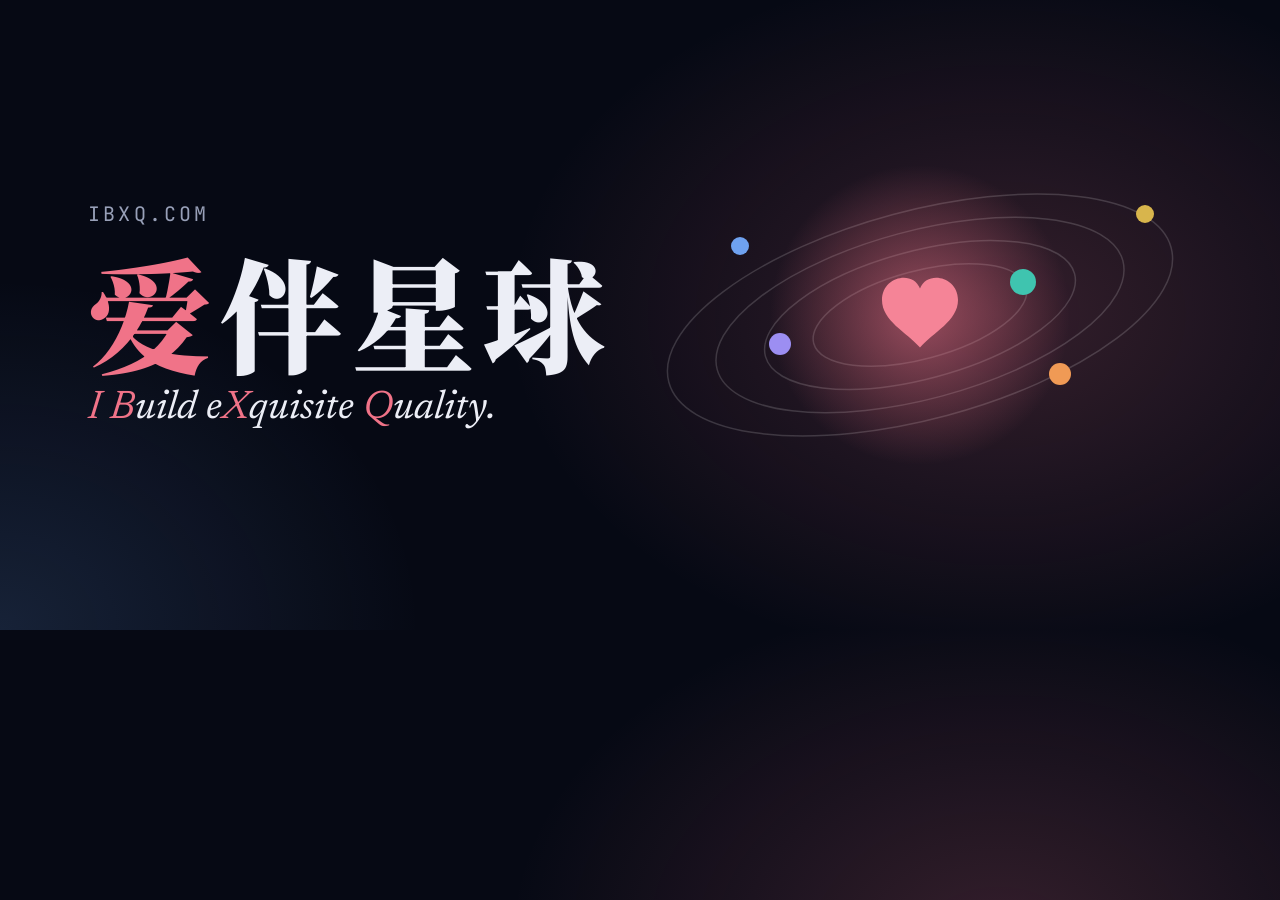
<file: scripts/og.html>
<!doctype html>
<html lang="zh-CN"><head><meta charset="utf-8">
<link rel="stylesheet" href="../fonts/fonts.css">
<style>
  html,body{margin:0}
  body{width:1200px;height:630px;background:radial-gradient(700px 500px at 78% 50%,rgba(240,115,136,.20),transparent 70%),radial-gradient(600px 500px at 0% 100%,rgba(111,162,240,.16),transparent 70%),#060914;color:#ECEEF6;font-family:'Noto Sans SC',sans-serif;display:grid;grid-template-columns:640px 1fr;align-items:center;overflow:hidden}
  .l{padding-left:88px}
  .eb{font-family:'JetBrains Mono',monospace;font-size:20px;letter-spacing:.16em;color:#98A0B8}
  h1{font-family:'Noto Serif SC',serif;font-weight:900;font-size:124px;line-height:1.05;letter-spacing:.06em;margin:18px 0 0}
  h1 span{color:#F07388}
  .s{font-family:'Newsreader',serif;font-style:italic;font-size:40px;margin-top:14px}
  .s b{color:#F07388;font-weight:400}
</style></head>
<body>
  <div class="l">
    <div class="eb">IBXQ.COM</div>
    <h1><span>爱</span>伴星球</h1>
    <div class="s"><b>I</b> <b>B</b>uild e<b>X</b>quisite <b>Q</b>uality.</div>
  </div>
  <svg width="560" height="630" viewBox="0 0 560 630">
    <defs><radialGradient id="g"><stop offset="0" stop-color="#F07388" stop-opacity=".55"/><stop offset="1" stop-color="#F07388" stop-opacity="0"/></radialGradient></defs>
    <g transform="translate(280 315) rotate(-15)" fill="none" stroke="rgba(255,255,255,.16)" stroke-width="1.5">
      <ellipse rx="110" ry="44"/><ellipse rx="160" ry="64"/><ellipse rx="210" ry="84"/><ellipse rx="260" ry="104"/>
    </g>
    <circle cx="280" cy="315" r="150" fill="url(#g)"/>
    <path transform="translate(280 298) scale(.95)" fill="#F58497" d="M0 -10C-8 -30 -40 -22 -40 2C-40 24 -14 36 0 52C14 36 40 24 40 2C40 -22 8 -30 0 -10Z"/>
    <circle cx="383" cy="282" r="13" fill="#3FC4AF"/>
    <circle cx="140" cy="344" r="11" fill="#9C8EF2"/>
    <circle cx="420" cy="374" r="11" fill="#F09A55"/>
    <circle cx="100" cy="246" r="9" fill="#6FA2F0"/>
    <circle cx="505" cy="214" r="9" fill="#D8B54C"/>
  </svg>
</body></html>
</file>
<file: fonts/fonts.css>
/* Generated by scripts/build-fonts.py — do not edit by hand. */
@font-face{font-family:'Noto Serif SC';font-style:normal;font-weight:600;font-display:swap;src:url('/fonts/noto-serif-sc-600.woff2') format('woff2')}
@font-face{font-family:'Noto Serif SC';font-style:normal;font-weight:900;font-display:swap;src:url('/fonts/noto-serif-sc-900.woff2') format('woff2')}
@font-face{font-family:'Noto Sans SC';font-style:normal;font-weight:400;font-display:swap;src:url('/fonts/noto-sans-sc-400.woff2') format('woff2')}
@font-face{font-family:'Newsreader';font-style:italic;font-weight:400;font-display:swap;src:url('/fonts/newsreader-italic-400.woff2') format('woff2')}
@font-face{font-family:'JetBrains Mono';font-style:normal;font-weight:400;font-display:swap;src:url('/fonts/jetbrains-mono-400.woff2') format('woff2')}
@font-face{font-family:'JetBrains Mono';font-style:normal;font-weight:500;font-display:swap;src:url('/fonts/jetbrains-mono-500.woff2') format('woff2')}
</file>
